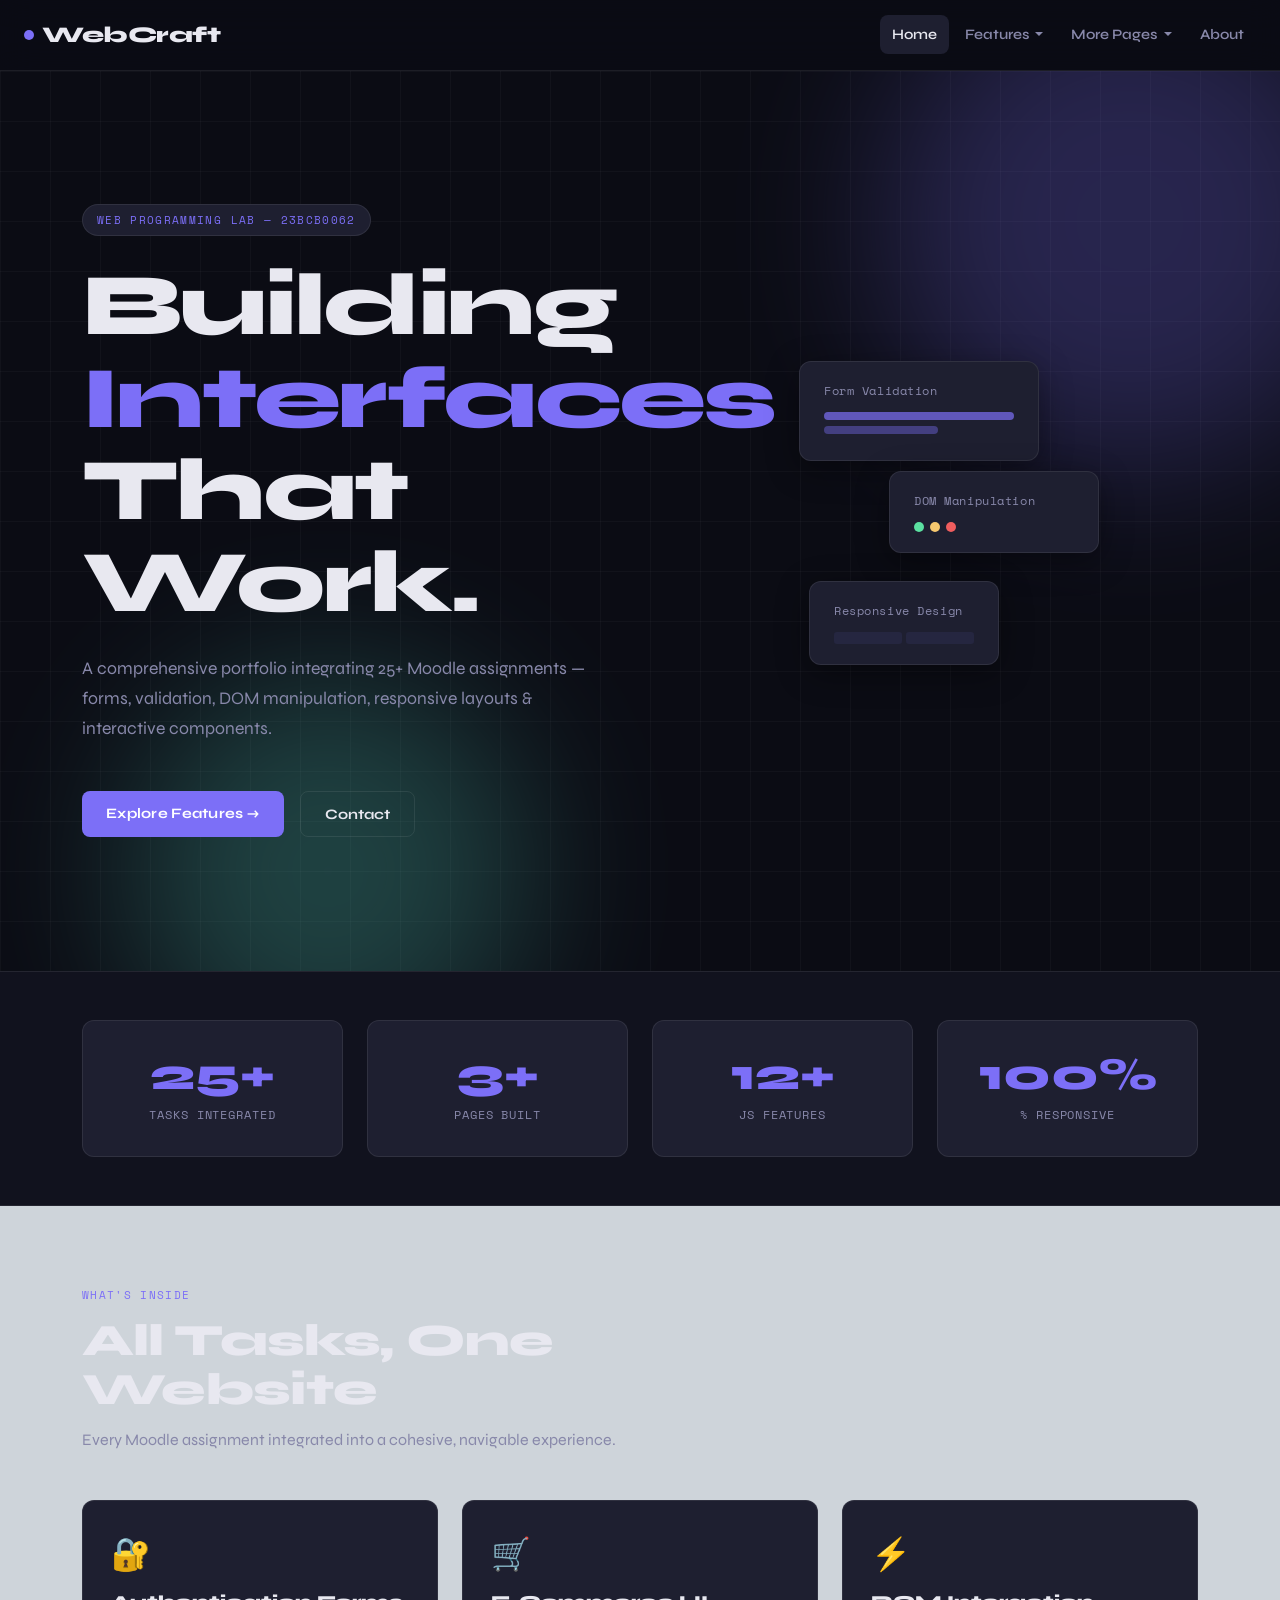
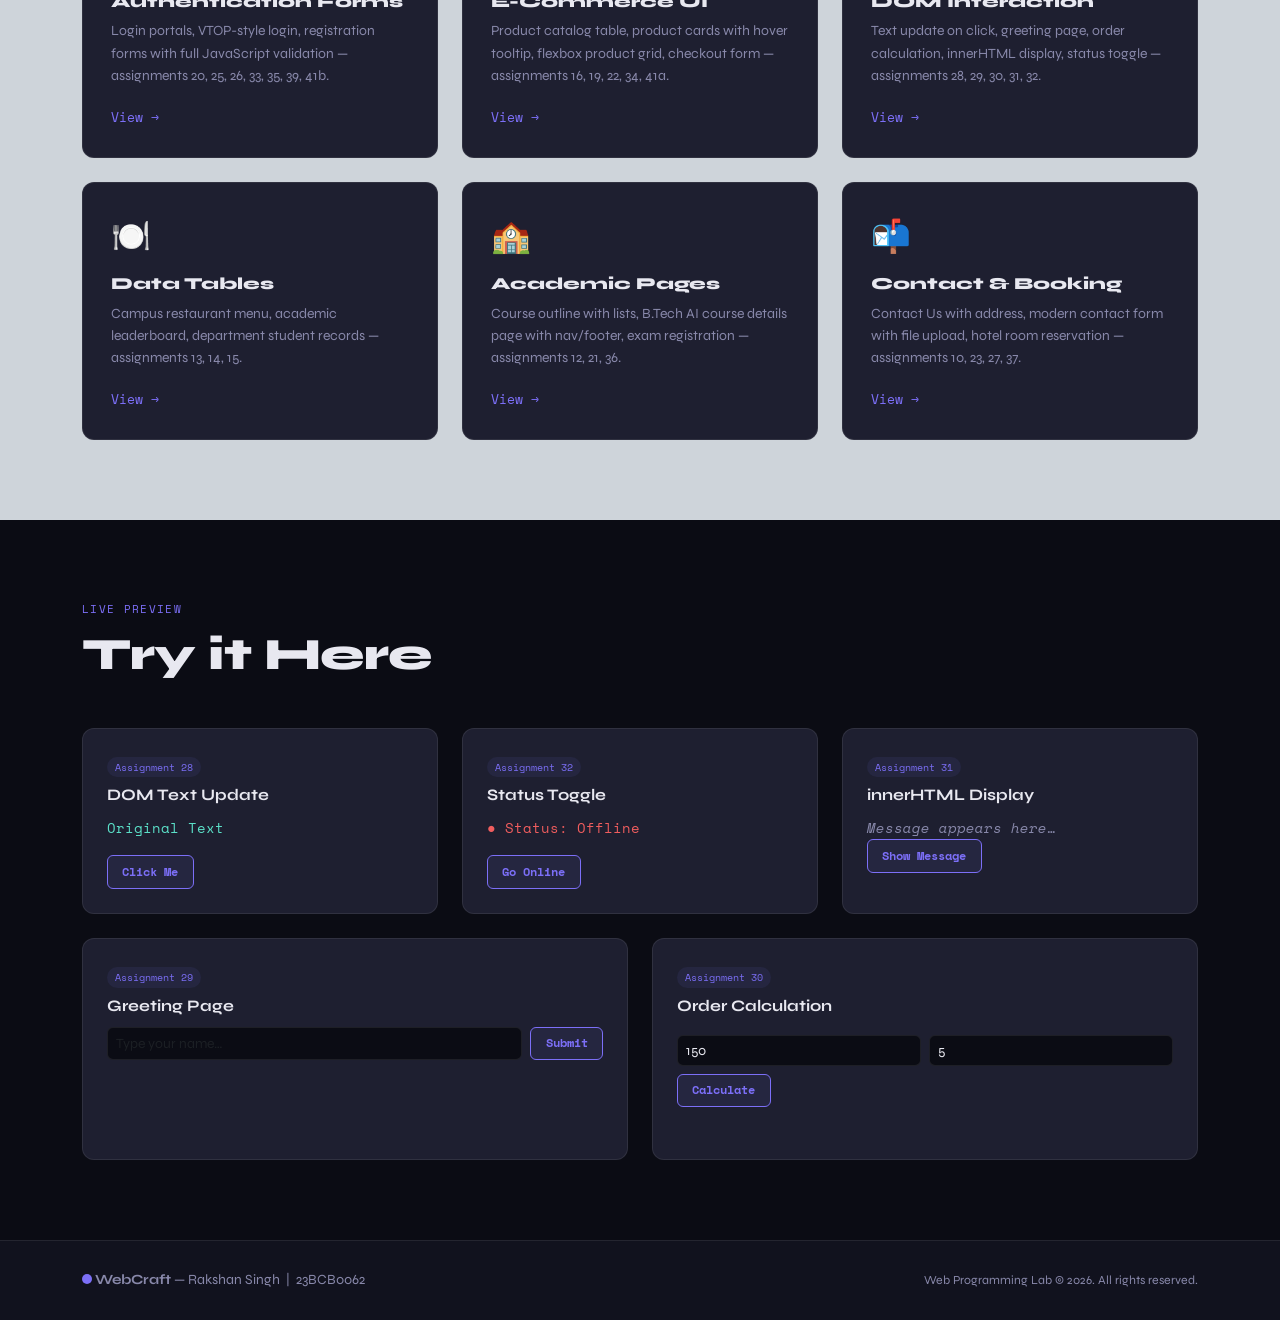
<file: index.html>
<!DOCTYPE html>
<html lang="en">
<head>
  <meta charset="UTF-8" />
  <meta name="viewport" content="width=device-width, initial-scale=1.0" />
  <title>WebCraft — Rakshan Singh | Web Programming Portfolio</title>
  <link href="https://cdn.jsdelivr.net/npm/bootstrap@5.3.2/dist/css/bootstrap.min.css" rel="stylesheet" />
  <link href="https://fonts.googleapis.com/css2?family=Space+Mono:wght@400;700&family=Syne:wght@400;600;800&display=swap" rel="stylesheet" />
  <link rel="stylesheet" href="styles.css" />
</head>
<body>

<!-- ═══════════════════════════════ NAVBAR ═══════════════════════════════ -->
<nav class="navbar navbar-expand-lg sticky-top" id="mainNav">
  <div class="container-fluid px-4">
    <a class="navbar-brand" href="index.html">
      <span class="brand-dot"></span>WebCraft
    </a>
    <button class="navbar-toggler" type="button" data-bs-toggle="collapse" data-bs-target="#navbarNav">
      <span class="toggler-icon"></span>
    </button>
    <div class="collapse navbar-collapse justify-content-end" id="navbarNav">
      <ul class="navbar-nav gap-1 align-items-lg-center">
        <li class="nav-item">
          <a class="nav-link active" href="index.html">Home</a>
        </li>
        <!-- Dropdown -->
        <li class="nav-item dropdown">
          <a class="nav-link dropdown-toggle" href="#" role="button" data-bs-toggle="dropdown">
            Features
          </a>
          <ul class="dropdown-menu dropdown-menu-dark">
            <li><h6 class="dropdown-header">📋 Forms & Layouts</h6></li>
            <li><a class="dropdown-item" href="page2.html#login-section">Login / Registration</a></li>
            <li><a class="dropdown-item" href="page2.html#product-section">Product Showcase</a></li>
            <li><a class="dropdown-item" href="page2.html#menu-section">Restaurant Menu</a></li>
            <li><a class="dropdown-item" href="page2.html#leaderboard-section">Leaderboard</a></li>
            <li><hr class="dropdown-divider"></li>
            <li><h6 class="dropdown-header">⚡ Interactive JS</h6></li>
            <li><a class="dropdown-item" href="page2.html#dom-section">DOM Manipulation</a></li>
            <li><a class="dropdown-item" href="page2.html#validation-section">Live Validation</a></li>
            <li><a class="dropdown-item" href="page2.html#checkout-section">Checkout Form</a></li>
          </ul>
        </li>
        <li class="nav-item dropdown">
          <a class="nav-link dropdown-toggle" href="#" role="button" data-bs-toggle="dropdown">
            More Pages
          </a>
          <ul class="dropdown-menu dropdown-menu-dark">
            <li><a class="dropdown-item" href="page3.html#course-section">Course Outline</a></li>
            <li><a class="dropdown-item" href="page3.html#student-section">Student Records</a></li>
            <li><a class="dropdown-item" href="page3.html#booking-section">Hotel Booking</a></li>
            <li><a class="dropdown-item" href="page3.html#exam-section">Exam Registration</a></li>
            <li><a class="dropdown-item" href="page3.html#contact-section">Contact Us</a></li>
          </ul>
        </li>
        <li class="nav-item">
          <a class="nav-link" href="page3.html">About</a>
        </li>
      </ul>
    </div>
  </div>
</nav>

<!-- ═══════════════════════════════ HERO ═══════════════════════════════ -->
<section class="hero-section">
  <div class="hero-grid-bg"></div>
  <div class="container position-relative z-1">
    <div class="row align-items-center min-vh-100 py-5">
      <div class="col-lg-7">
        <div class="hero-badge mb-4">WEB PROGRAMMING LAB — 23BCB0062</div>
        <h1 class="hero-title">
          Building<br/>
          <span class="text-accent">Interfaces</span><br/>
          That Work.
        </h1>
        <p class="hero-sub mt-4">
          A comprehensive portfolio integrating 25+ Moodle assignments — forms, validation,
          DOM manipulation, responsive layouts & interactive components.
        </p>
        <div class="d-flex gap-3 flex-wrap mt-5">
          <a href="page2.html" class="btn btn-primary-custom">Explore Features →</a>
          <a href="page3.html#contact-section" class="btn btn-outline-custom">Contact</a>
        </div>
      </div>
      <div class="col-lg-5 d-none d-lg-block">
        <div class="hero-card-stack">
          <div class="hero-card hc1">
            <span class="hc-label">Form Validation</span>
            <div class="hc-bar"></div><div class="hc-bar short"></div>
          </div>
          <div class="hero-card hc2">
            <span class="hc-label">DOM Manipulation</span>
            <div class="hc-dot-row">
              <span class="hc-dot green"></span>
              <span class="hc-dot yellow"></span>
              <span class="hc-dot red"></span>
            </div>
          </div>
          <div class="hero-card hc3">
            <span class="hc-label">Responsive Design</span>
            <div class="hc-grid-mini"></div>
          </div>
        </div>
      </div>
    </div>
  </div>
  <!-- Animated orbs -->
  <div class="orb orb1"></div>
  <div class="orb orb2"></div>
</section>

<!-- ═══════════════════════════════ STATS ═══════════════════════════════ -->
<section class="stats-section py-5">
  <div class="container">
    <div class="row g-4 justify-content-center">
      <div class="col-6 col-md-3">
        <div class="stat-card text-center">
          <div class="stat-num" data-target="25">0</div>
          <div class="stat-label">Tasks Integrated</div>
        </div>
      </div>
      <div class="col-6 col-md-3">
        <div class="stat-card text-center">
          <div class="stat-num" data-target="3">0</div>
          <div class="stat-label">Pages Built</div>
        </div>
      </div>
      <div class="col-6 col-md-3">
        <div class="stat-card text-center">
          <div class="stat-num" data-target="12">0</div>
          <div class="stat-label">JS Features</div>
        </div>
      </div>
      <div class="col-6 col-md-3">
        <div class="stat-card text-center">
          <div class="stat-num" data-target="100">0</div>
          <div class="stat-label">% Responsive</div>
        </div>
      </div>
    </div>
  </div>
</section>

<!-- ═══════════════════════════════ TASK HIGHLIGHTS ═══════════════════════════════ -->
<section class="py-6 bg-dark-subtle">
  <div class="container">
    <div class="section-header mb-5">
      <span class="section-tag">WHAT'S INSIDE</span>
      <h2 class="section-title">All Tasks, One Website</h2>
      <p class="section-sub">Every Moodle assignment integrated into a cohesive, navigable experience.</p>
    </div>
    <div class="row g-4">

      <div class="col-md-4">
        <div class="feature-card">
          <div class="fc-icon">🔐</div>
          <h4>Authentication Forms</h4>
          <p>Login portals, VTOP-style login, registration forms with full JavaScript validation — assignments 20, 25, 26, 33, 35, 39, 41b.</p>
          <a href="page2.html#login-section" class="fc-link">View →</a>
        </div>
      </div>

      <div class="col-md-4">
        <div class="feature-card">
          <div class="fc-icon">🛒</div>
          <h4>E-Commerce UI</h4>
          <p>Product catalog table, product cards with hover tooltip, flexbox product grid, checkout form — assignments 16, 19, 22, 34, 41a.</p>
          <a href="page2.html#product-section" class="fc-link">View →</a>
        </div>
      </div>

      <div class="col-md-4">
        <div class="feature-card">
          <div class="fc-icon">⚡</div>
          <h4>DOM Interaction</h4>
          <p>Text update on click, greeting page, order calculation, innerHTML display, status toggle — assignments 28, 29, 30, 31, 32.</p>
          <a href="page2.html#dom-section" class="fc-link">View →</a>
        </div>
      </div>

      <div class="col-md-4">
        <div class="feature-card">
          <div class="fc-icon">🍽️</div>
          <h4>Data Tables</h4>
          <p>Campus restaurant menu, academic leaderboard, department student records — assignments 13, 14, 15.</p>
          <a href="page2.html#menu-section" class="fc-link">View →</a>
        </div>
      </div>

      <div class="col-md-4">
        <div class="feature-card">
          <div class="fc-icon">🏫</div>
          <h4>Academic Pages</h4>
          <p>Course outline with lists, B.Tech AI course details page with nav/footer, exam registration — assignments 12, 21, 36.</p>
          <a href="page3.html#course-section" class="fc-link">View →</a>
        </div>
      </div>

      <div class="col-md-4">
        <div class="feature-card">
          <div class="fc-icon">📬</div>
          <h4>Contact & Booking</h4>
          <p>Contact Us with address, modern contact form with file upload, hotel room reservation — assignments 10, 23, 27, 37.</p>
          <a href="page3.html#contact-section" class="fc-link">View →</a>
        </div>
      </div>

    </div>
  </div>
</section>

<!-- ═══════════════════════════════ QUICK DEMO — DOM TASKS ═══════════════════════════════ -->
<section class="py-6" id="home-demo">
  <div class="container">
    <div class="section-header mb-5">
      <span class="section-tag">LIVE PREVIEW</span>
      <h2 class="section-title">Try it Here</h2>
    </div>
    <div class="row g-4 justify-content-center">

      <!-- Assignment 28: Update Text -->
      <div class="col-md-4">
        <div class="demo-card">
          <div class="demo-tag">Assignment 28</div>
          <h5>DOM Text Update</h5>
          <p id="textPara28" class="demo-output-text">Original Text</p>
          <button class="btn btn-accent-sm" onclick="document.getElementById('textPara28').textContent='Welcome to JavaScript!'">Click Me</button>
        </div>
      </div>

      <!-- Assignment 32: Status Toggle -->
      <div class="col-md-4">
        <div class="demo-card">
          <div class="demo-tag">Assignment 32</div>
          <h5>Status Toggle</h5>
          <p id="statusDisplay32" class="demo-output-text status-offline">● Status: Offline</p>
          <button class="btn btn-accent-sm" onclick="goOnline()">Go Online</button>
        </div>
      </div>

      <!-- Assignment 31: innerHTML -->
      <div class="col-md-4">
        <div class="demo-card">
          <div class="demo-tag">Assignment 31</div>
          <h5>innerHTML Display</h5>
          <div id="messageDisplay31" class="demo-output-text muted-placeholder">Message appears here…</div>
          <button class="btn btn-accent-sm" onclick="document.getElementById('messageDisplay31').innerHTML='<strong>Welcome to JavaScript!</strong>'">Show Message</button>
        </div>
      </div>

      <!-- Assignment 29: Greeting -->
      <div class="col-md-6">
        <div class="demo-card">
          <div class="demo-tag">Assignment 29</div>
          <h5>Greeting Page</h5>
          <div class="d-flex gap-2 mt-2">
            <input type="text" id="userName29" class="form-control form-control-sm demo-input" placeholder="Type your name…">
            <button class="btn btn-accent-sm" onclick="greetUser()">Submit</button>
          </div>
          <div id="displayMessage29" class="demo-output-text mt-2"></div>
        </div>
      </div>

      <!-- Assignment 30: Order Calculation -->
      <div class="col-md-6">
        <div class="demo-card">
          <div class="demo-tag">Assignment 30</div>
          <h5>Order Calculation</h5>
          <div class="row g-2 mt-1">
            <div class="col-6">
              <input type="number" id="priceInput" class="form-control form-control-sm demo-input" placeholder="Price (₹)" value="150">
            </div>
            <div class="col-6">
              <input type="number" id="qtyInput" class="form-control form-control-sm demo-input" placeholder="Qty" value="5">
            </div>
          </div>
          <button class="btn btn-accent-sm mt-2" onclick="calcOrder()">Calculate</button>
          <div id="orderResult" class="demo-output-text mt-2"></div>
        </div>
      </div>

    </div>
  </div>
</section>

<!-- ═══════════════════════════════ FOOTER ═══════════════════════════════ -->
<footer class="site-footer">
  <div class="container">
    <div class="row align-items-center">
      <div class="col-md-6">
        <span class="brand-dot"></span>
        <strong>WebCraft</strong> — Rakshan Singh &nbsp;|&nbsp; 23BCB0062
      </div>
      <div class="col-md-6 text-md-end mt-3 mt-md-0">
        <small>Web Programming Lab &copy; 2026. All rights reserved.</small>
      </div>
    </div>
  </div>
</footer>

<script src="https://cdn.jsdelivr.net/npm/bootstrap@5.3.2/dist/js/bootstrap.bundle.min.js"></script>
<script src="script.js"></script>
<script>
  // Stat counter animation
  document.querySelectorAll('.stat-num').forEach(el => {
    const target = parseInt(el.dataset.target);
    let count = 0;
    const step = Math.ceil(target / 40);
    const timer = setInterval(() => {
      count = Math.min(count + step, target);
      el.textContent = count + (el.dataset.target === '100' ? '%' : '+');
      if (count >= target) clearInterval(timer);
    }, 40);
  });
</script>
</body>
</html>
</file>
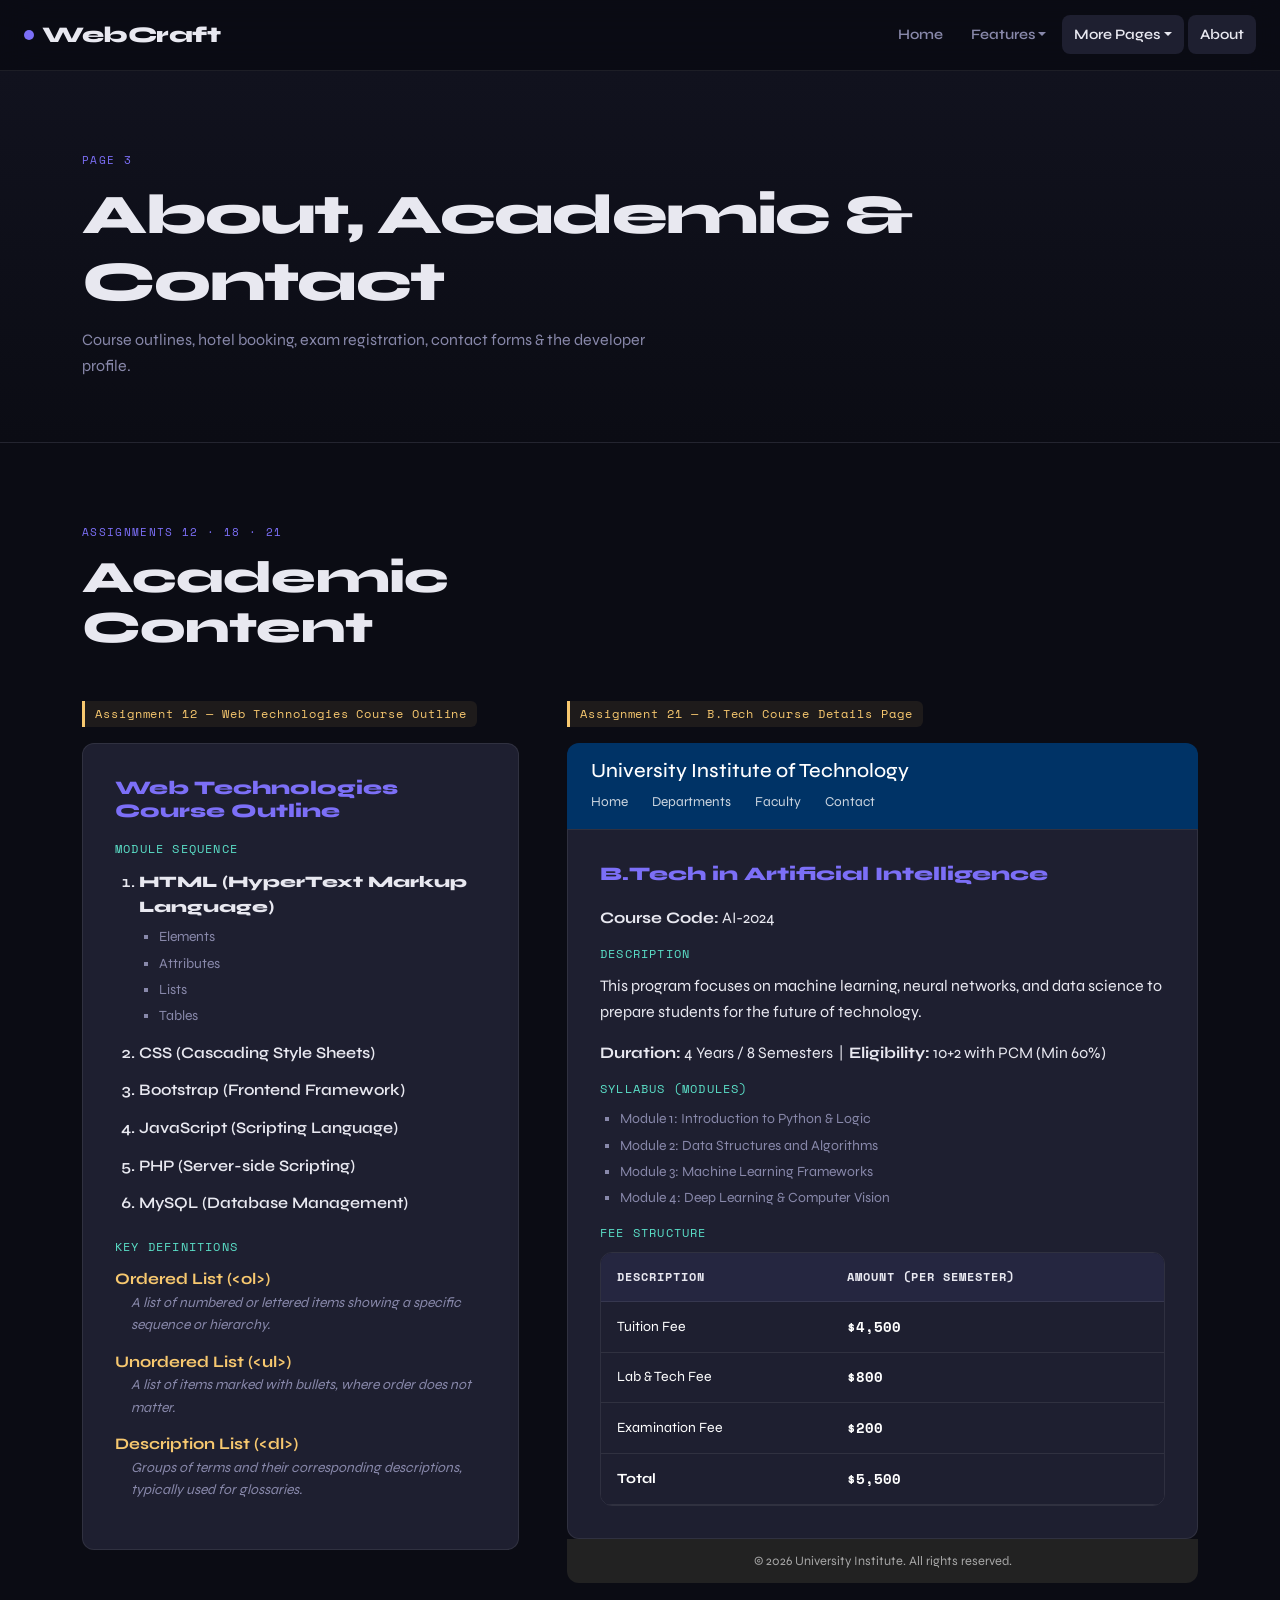
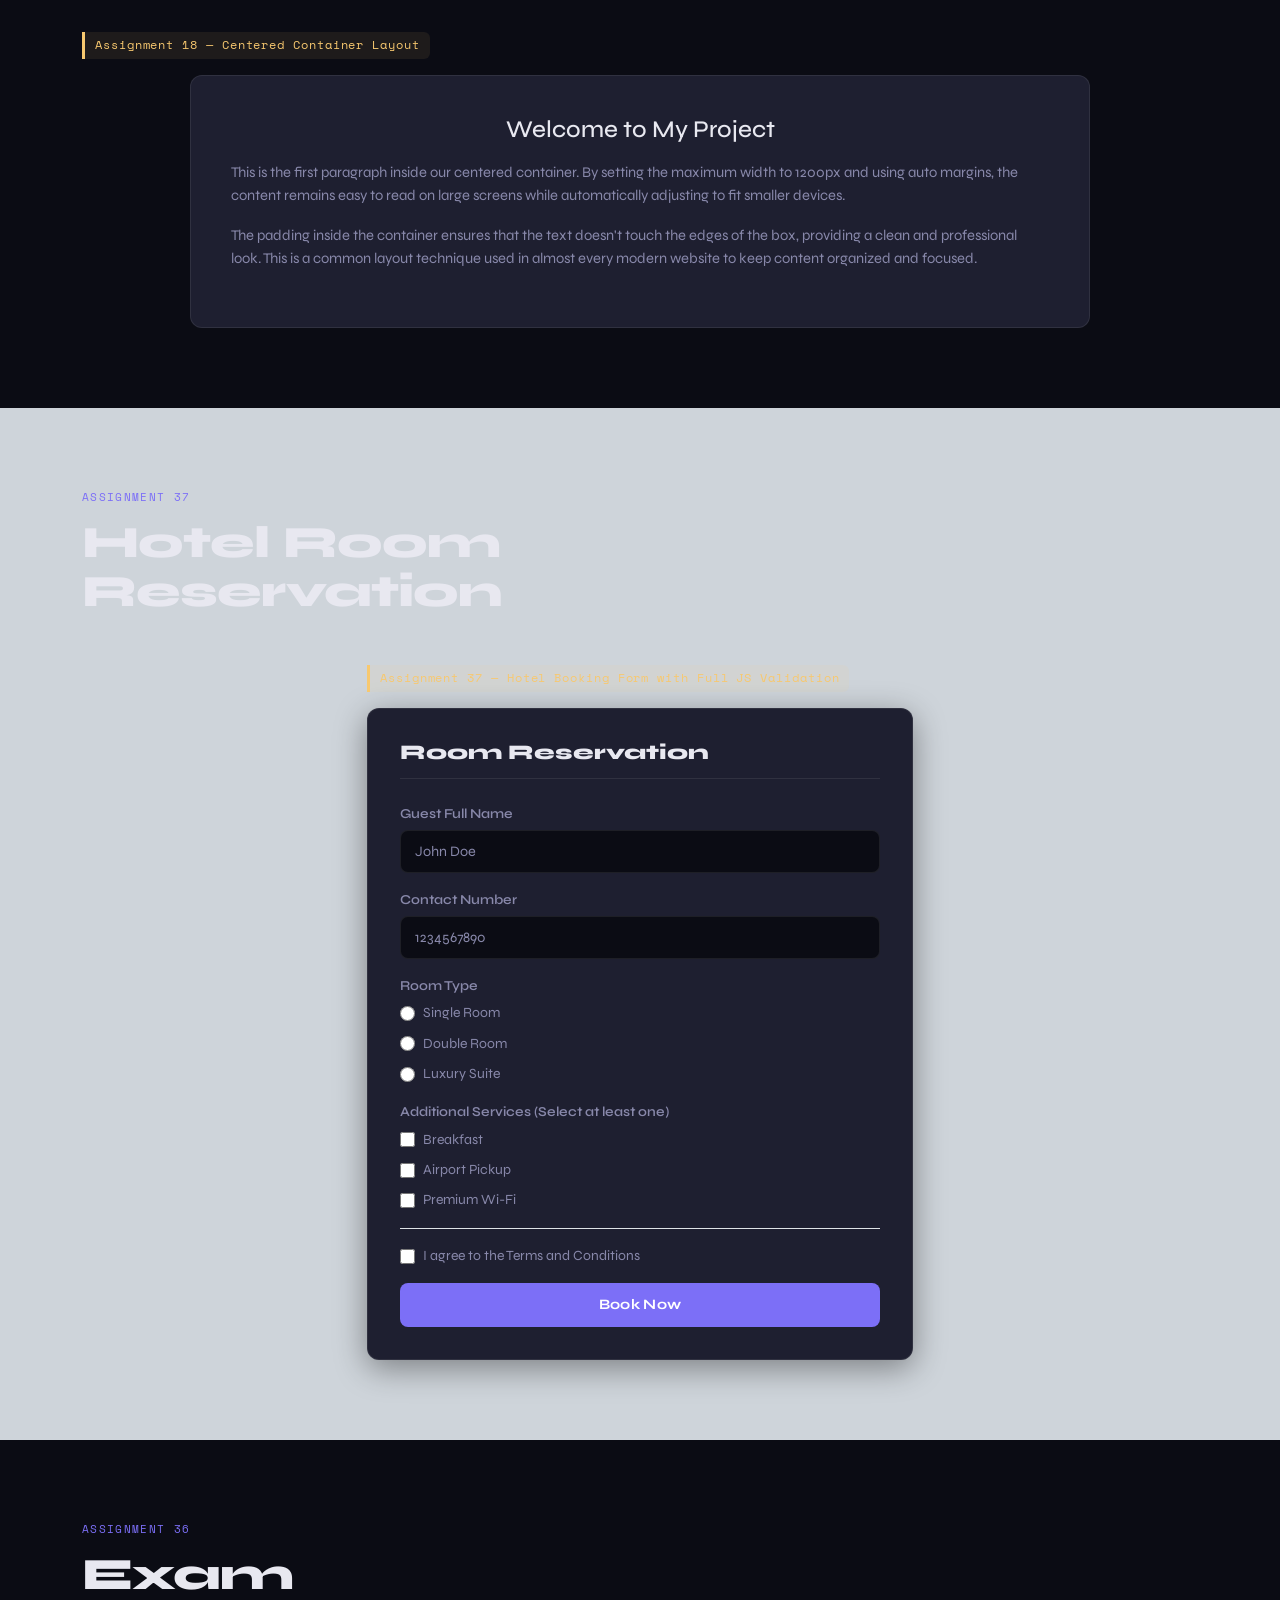
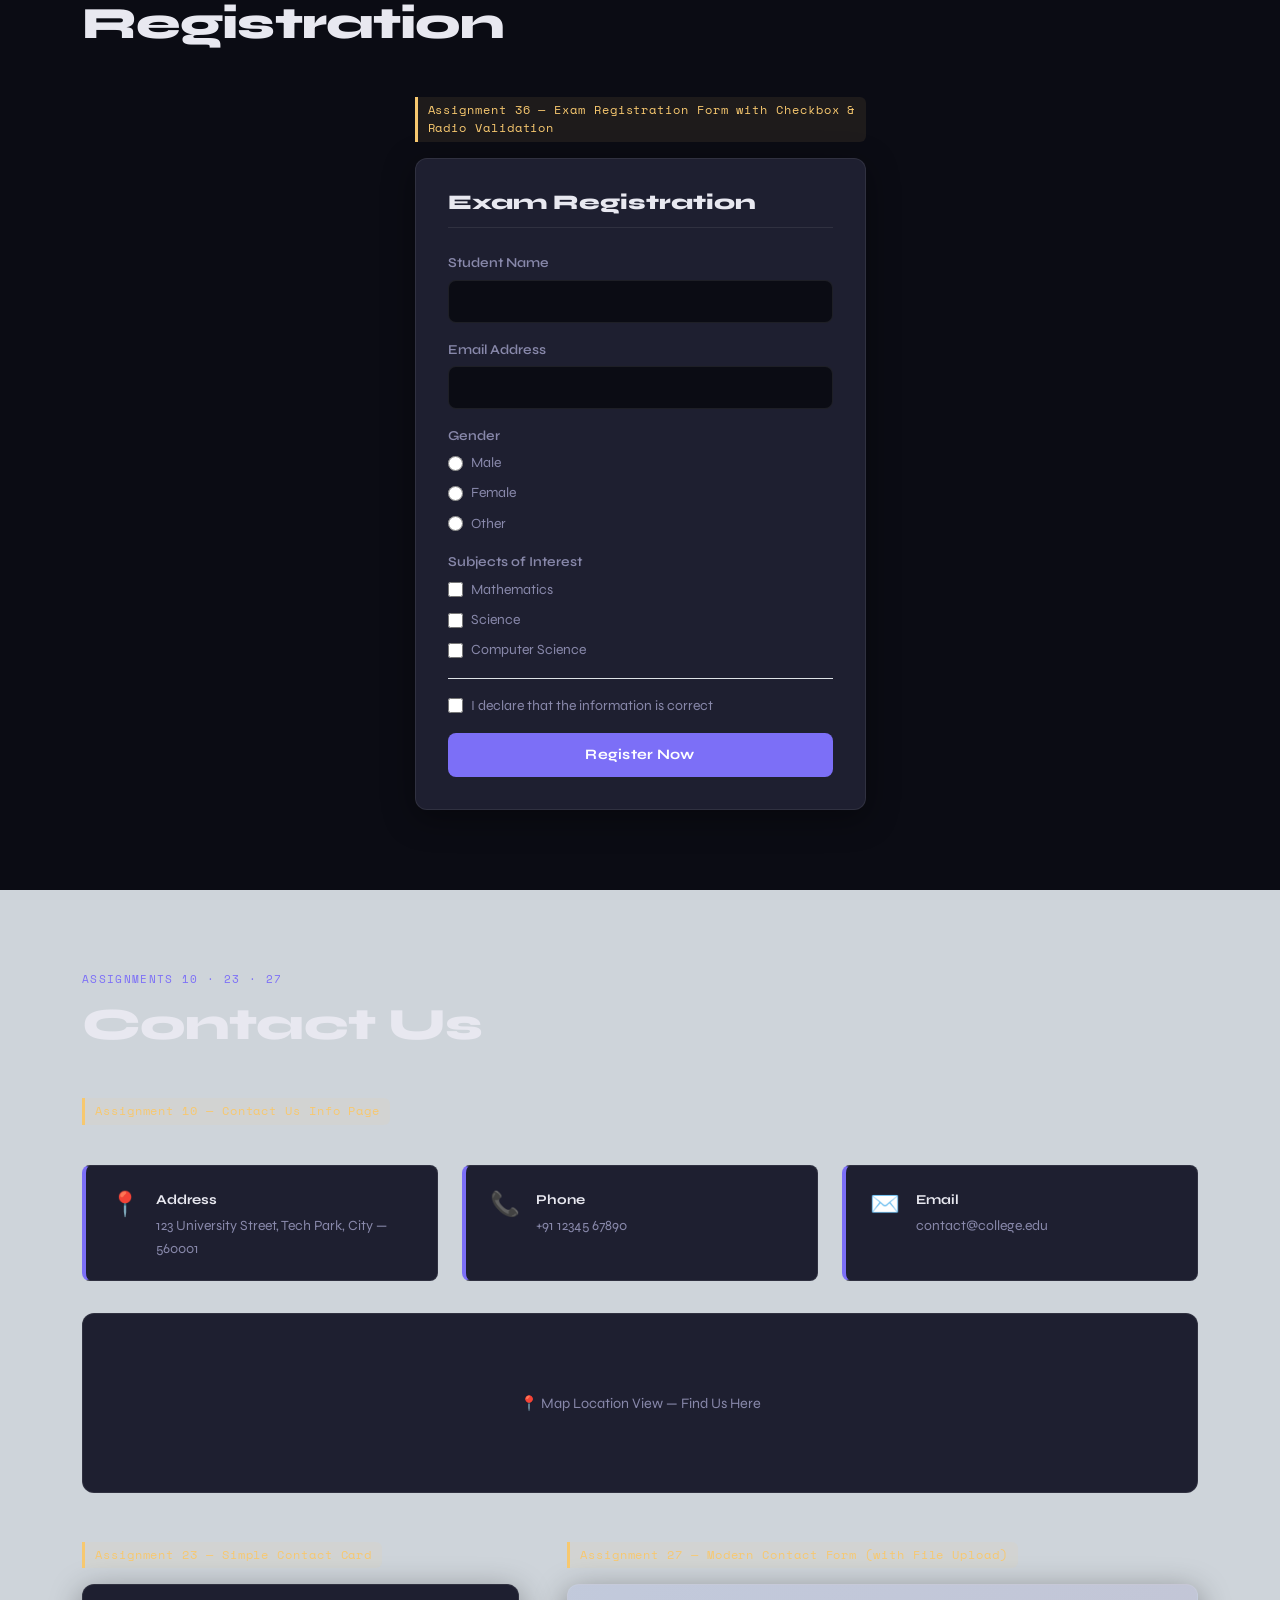
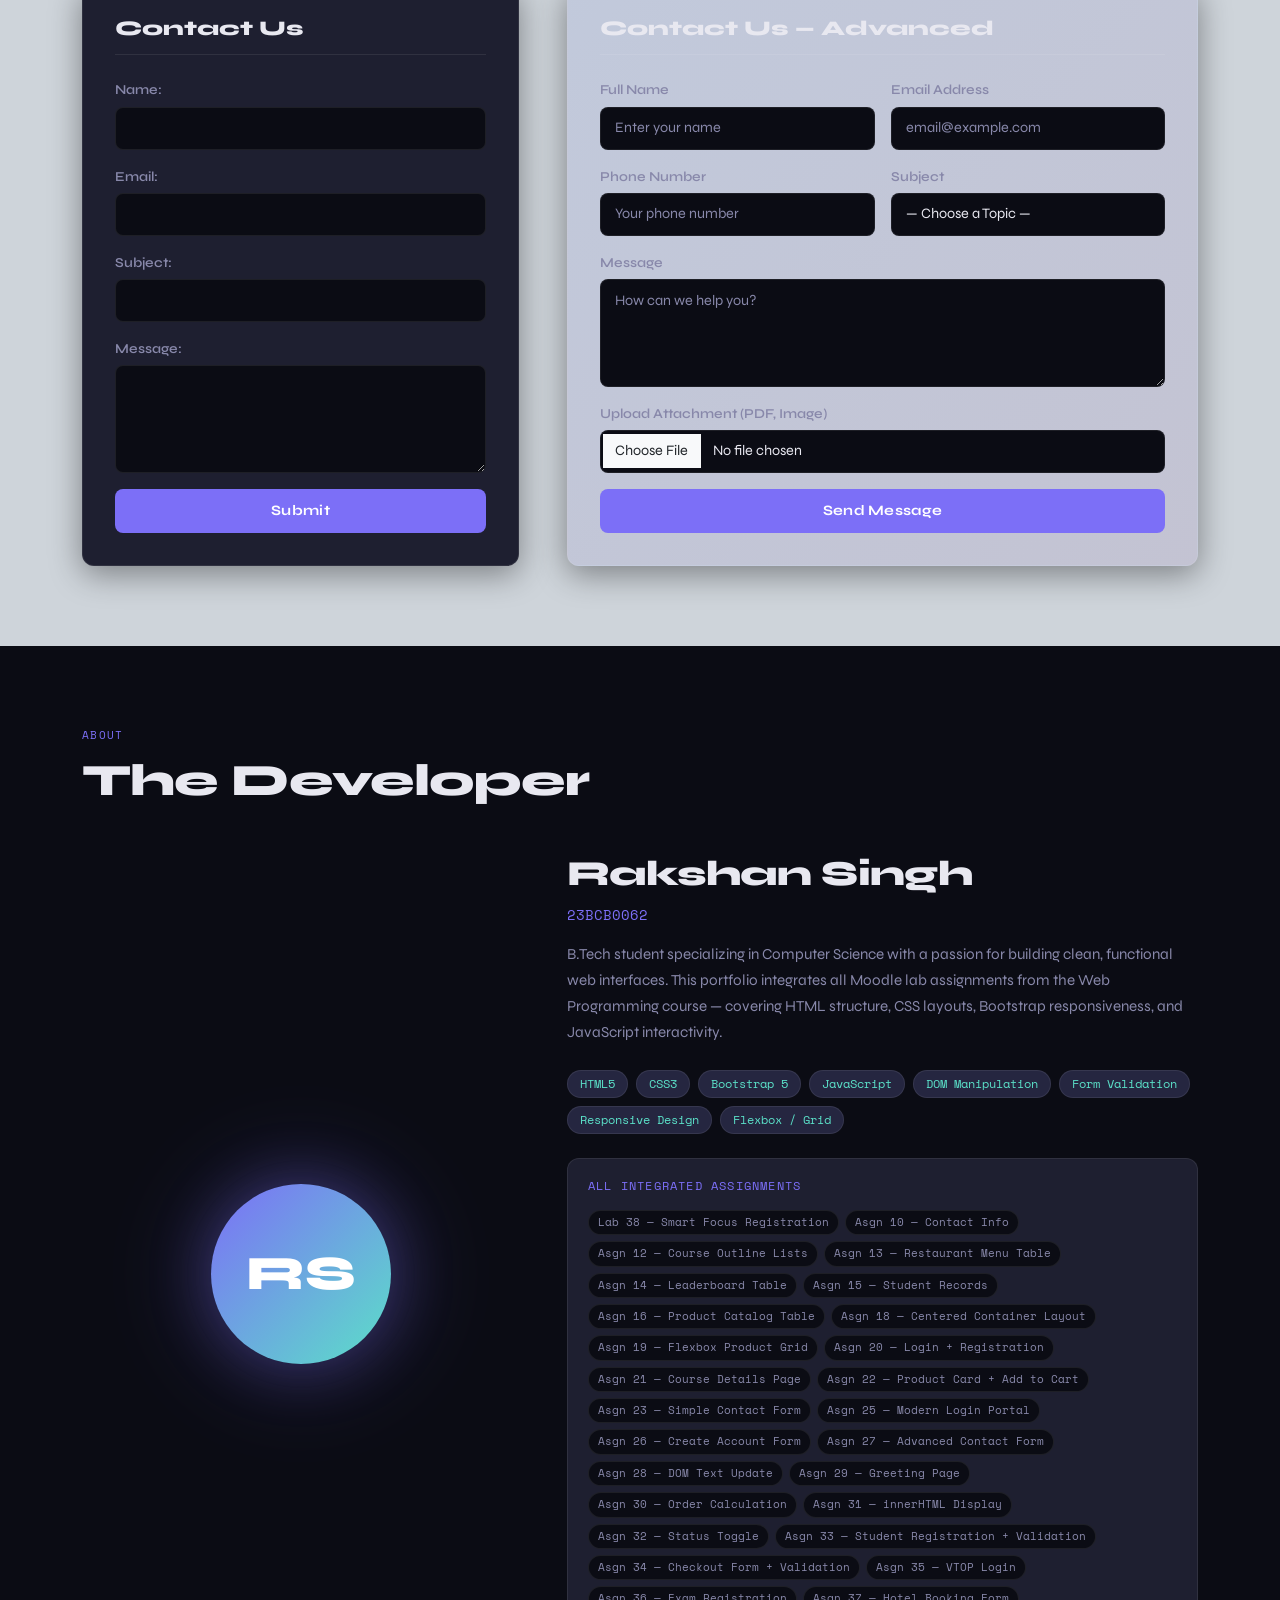
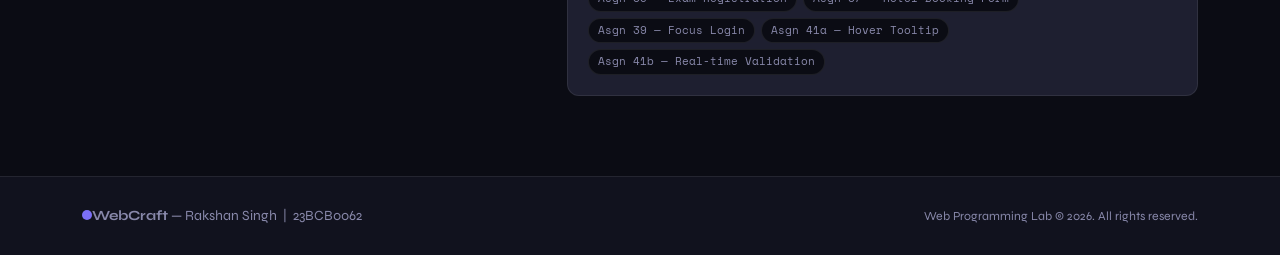
<file: page3.html>
<!DOCTYPE html>
<html lang="en">
<head>
  <meta charset="UTF-8" />
  <meta name="viewport" content="width=device-width, initial-scale=1.0" />
  <title>About & Contact — WebCraft</title>
  <link href="https://cdn.jsdelivr.net/npm/bootstrap@5.3.2/dist/css/bootstrap.min.css" rel="stylesheet" />
  <link href="https://fonts.googleapis.com/css2?family=Space+Mono:wght@400;700&family=Syne:wght@400;600;800&display=swap" rel="stylesheet" />
  <link rel="stylesheet" href="styles.css" />
</head>
<body>

<!-- ═══════════════════════════════ NAVBAR ═══════════════════════════════ -->
<nav class="navbar navbar-expand-lg sticky-top" id="mainNav">
  <div class="container-fluid px-4">
    <a class="navbar-brand" href="index.html"><span class="brand-dot"></span>WebCraft</a>
    <button class="navbar-toggler" type="button" data-bs-toggle="collapse" data-bs-target="#navbarNav">
      <span class="toggler-icon"></span>
    </button>
    <div class="collapse navbar-collapse justify-content-end" id="navbarNav">
      <ul class="navbar-nav gap-1 align-items-lg-center">
        <li class="nav-item"><a class="nav-link" href="index.html">Home</a></li>
        <li class="nav-item dropdown">
          <a class="nav-link dropdown-toggle" href="#" role="button" data-bs-toggle="dropdown">Features</a>
          <ul class="dropdown-menu dropdown-menu-dark">
            <li><h6 class="dropdown-header">📋 Forms & Layouts</h6></li>
            <li><a class="dropdown-item" href="page2.html#login-section">Login / Registration</a></li>
            <li><a class="dropdown-item" href="page2.html#product-section">Product Showcase</a></li>
            <li><a class="dropdown-item" href="page2.html#menu-section">Restaurant Menu</a></li>
            <li><a class="dropdown-item" href="page2.html#leaderboard-section">Leaderboard</a></li>
            <li><hr class="dropdown-divider"></li>
            <li><h6 class="dropdown-header">⚡ Interactive JS</h6></li>
            <li><a class="dropdown-item" href="page2.html#dom-section">DOM Manipulation</a></li>
            <li><a class="dropdown-item" href="page2.html#validation-section">Live Validation</a></li>
            <li><a class="dropdown-item" href="page2.html#checkout-section">Checkout Form</a></li>
          </ul>
        </li>
        <li class="nav-item dropdown">
          <a class="nav-link dropdown-toggle active" href="#" role="button" data-bs-toggle="dropdown">More Pages</a>
          <ul class="dropdown-menu dropdown-menu-dark">
            <li><a class="dropdown-item" href="#course-section">Course Outline</a></li>
            <li><a class="dropdown-item" href="#student-section">Student Records</a></li>
            <li><a class="dropdown-item" href="#booking-section">Hotel Booking</a></li>
            <li><a class="dropdown-item" href="#exam-section">Exam Registration</a></li>
            <li><a class="dropdown-item" href="#contact-section">Contact Us</a></li>
          </ul>
        </li>
        <li class="nav-item"><a class="nav-link active" href="page3.html">About</a></li>
      </ul>
    </div>
  </div>
</nav>

<!-- PAGE HERO -->
<div class="page-hero">
  <div class="container">
    <span class="section-tag">PAGE 3</span>
    <h1 class="page-hero-title">About, Academic & Contact</h1>
    <p class="page-hero-sub">Course outlines, hotel booking, exam registration, contact forms & the developer profile.</p>
  </div>
</div>

<!-- ════════════════════════════════════════════════════════════════
     SECTION 1 — COURSE OUTLINE  (Assignments 12, 18, 21)
════════════════════════════════════════════════════════════════ -->
<section class="py-6" id="course-section">
  <div class="container">
    <div class="section-header mb-5">
      <span class="section-tag">ASSIGNMENTS 12 · 18 · 21</span>
      <h2 class="section-title">Academic Content</h2>
    </div>
    <div class="row g-5">

      <!-- Assignment 12: Course Outline with Lists -->
      <div class="col-lg-5">
        <div class="task-label mb-3">Assignment 12 — Web Technologies Course Outline</div>
        <div class="content-card">
          <h4 class="content-card-title">Web Technologies Course Outline</h4>

          <h6 class="outline-section-title">Module Sequence</h6>
          <ol class="styled-ol">
            <li>
              <strong>HTML (HyperText Markup Language)</strong>
              <ul class="styled-ul">
                <li>Elements</li>
                <li>Attributes</li>
                <li>Lists</li>
                <li>Tables</li>
              </ul>
            </li>
            <li>CSS (Cascading Style Sheets)</li>
            <li>Bootstrap (Frontend Framework)</li>
            <li>JavaScript (Scripting Language)</li>
            <li>PHP (Server-side Scripting)</li>
            <li>MySQL (Database Management)</li>
          </ol>

          <h6 class="outline-section-title mt-4">Key Definitions</h6>
          <dl class="styled-dl">
            <dt>Ordered List (&lt;ol&gt;)</dt>
            <dd>A list of numbered or lettered items showing a specific sequence or hierarchy.</dd>
            <dt>Unordered List (&lt;ul&gt;)</dt>
            <dd>A list of items marked with bullets, where order does not matter.</dd>
            <dt>Description List (&lt;dl&gt;)</dt>
            <dd>Groups of terms and their corresponding descriptions, typically used for glossaries.</dd>
          </dl>
        </div>
      </div>

      <!-- Assignment 21: B.Tech AI Course Details -->
      <div class="col-lg-7">
        <div class="task-label mb-3">Assignment 21 — B.Tech Course Details Page</div>
        <!-- Mini header/nav replica -->
        <div class="uni-header">
          <h5 class="mb-1">University Institute of Technology</h5>
          <nav class="uni-nav-mini">
            <a href="#">Home</a>
            <a href="#">Departments</a>
            <a href="#">Faculty</a>
            <a href="#">Contact</a>
          </nav>
        </div>
        <div class="content-card mt-0 rounded-top-0">
          <h4 class="content-card-title">B.Tech in Artificial Intelligence</h4>
          <p><strong>Course Code:</strong> AI-2024</p>

          <h6 class="outline-section-title">Description</h6>
          <p>This program focuses on machine learning, neural networks, and data science to prepare students for the future of technology.</p>
          <p><strong>Duration:</strong> 4 Years / 8 Semesters &nbsp;|&nbsp; <strong>Eligibility:</strong> 10+2 with PCM (Min 60%)</p>

          <h6 class="outline-section-title">Syllabus (Modules)</h6>
          <ul class="styled-ul">
            <li>Module 1: Introduction to Python & Logic</li>
            <li>Module 2: Data Structures and Algorithms</li>
            <li>Module 3: Machine Learning Frameworks</li>
            <li>Module 4: Deep Learning & Computer Vision</li>
          </ul>

          <h6 class="outline-section-title">Fee Structure</h6>
          <div class="table-wrapper">
            <table class="table table-dark table-sm mb-0">
              <thead><tr><th>Description</th><th>Amount (per Semester)</th></tr></thead>
              <tbody>
                <tr><td>Tuition Fee</td><td class="price-cell">$4,500</td></tr>
                <tr><td>Lab & Tech Fee</td><td class="price-cell">$800</td></tr>
                <tr><td>Examination Fee</td><td class="price-cell">$200</td></tr>
                <tr><td><strong>Total</strong></td><td class="price-cell"><strong>$5,500</strong></td></tr>
              </tbody>
            </table>
          </div>
        </div>
        <!-- Mini footer -->
        <div class="uni-footer-mini">&copy; 2026 University Institute. All rights reserved.</div>
      </div>

      <!-- Assignment 18: Centered Container Layout -->
      <div class="col-12">
        <div class="task-label mb-3">Assignment 18 — Centered Container Layout</div>
        <div class="centered-container-demo">
          <h4 class="text-center mb-3">Welcome to My Project</h4>
          <p>This is the first paragraph inside our centered container. By setting the maximum width to 1200px and using auto margins, the content remains easy to read on large screens while automatically adjusting to fit smaller devices.</p>
          <p>The padding inside the container ensures that the text doesn't touch the edges of the box, providing a clean and professional look. This is a common layout technique used in almost every modern website to keep content organized and focused.</p>
        </div>
      </div>

    </div>
  </div>
</section>

<!-- ════════════════════════════════════════════════════════════════
     SECTION 2 — HOTEL BOOKING  (Assignment 37)
════════════════════════════════════════════════════════════════ -->
<section class="py-6 bg-dark-subtle" id="booking-section">
  <div class="container">
    <div class="section-header mb-5">
      <span class="section-tag">ASSIGNMENT 37</span>
      <h2 class="section-title">Hotel Room Reservation</h2>
    </div>
    <div class="row justify-content-center">
      <div class="col-lg-6 col-md-8">
        <div class="task-label mb-3">Assignment 37 — Hotel Booking Form with Full JS Validation</div>
        <div class="form-glass-card">
          <h4 class="form-card-title">Room Reservation</h4>
          <form id="hotelForm37" novalidate>
            <div class="mb-3">
              <label class="form-label">Guest Full Name</label>
              <input type="text" id="guestName37" class="form-control fc-dark" placeholder="John Doe">
              <div class="err-msg" id="nameError37">Name is required.</div>
            </div>
            <div class="mb-3">
              <label class="form-label">Contact Number</label>
              <input type="tel" id="contactNumber37" class="form-control fc-dark" placeholder="1234567890">
              <div class="err-msg" id="phoneError37">Valid contact number is required.</div>
            </div>
            <div class="mb-3">
              <label class="form-label">Room Type</label>
              <div class="d-flex flex-column gap-2">
                <label class="check-label"><input type="radio" name="roomType37" value="Single"> Single Room</label>
                <label class="check-label"><input type="radio" name="roomType37" value="Double"> Double Room</label>
                <label class="check-label"><input type="radio" name="roomType37" value="Suite"> Luxury Suite</label>
              </div>
              <div class="err-msg" id="roomError37">Please select a room type.</div>
            </div>
            <div class="mb-3">
              <label class="form-label">Additional Services (Select at least one)</label>
              <div class="d-flex flex-column gap-2">
                <label class="check-label"><input type="checkbox" name="services37" value="Breakfast"> Breakfast</label>
                <label class="check-label"><input type="checkbox" name="services37" value="Airport Pickup"> Airport Pickup</label>
                <label class="check-label"><input type="checkbox" name="services37" value="Wi-Fi"> Premium Wi-Fi</label>
              </div>
              <div class="err-msg" id="serviceError37">Select at least one service.</div>
            </div>
            <div class="mb-3 border-top pt-3">
              <label class="check-label">
                <input type="checkbox" id="terms37"> I agree to the Terms and Conditions
              </label>
              <div class="err-msg" id="termsError37">You must agree to submit.</div>
            </div>
            <button type="submit" class="btn btn-primary-custom w-100">Book Now</button>
          </form>
        </div>
      </div>
    </div>
  </div>
</section>

<!-- ════════════════════════════════════════════════════════════════
     SECTION 3 — EXAM REGISTRATION  (Assignment 36)
════════════════════════════════════════════════════════════════ -->
<section class="py-6" id="exam-section">
  <div class="container">
    <div class="section-header mb-5">
      <span class="section-tag">ASSIGNMENT 36</span>
      <h2 class="section-title">Exam Registration</h2>
    </div>
    <div class="row justify-content-center">
      <div class="col-lg-5 col-md-8">
        <div class="task-label mb-3">Assignment 36 — Exam Registration Form with Checkbox & Radio Validation</div>
        <div class="form-glass-card">
          <h4 class="form-card-title">Exam Registration</h4>
          <form id="examForm36" novalidate>
            <div class="mb-3">
              <label class="form-label">Student Name</label>
              <input type="text" id="studentName36" class="form-control fc-dark">
              <div class="err-msg" id="nameErr36">Name is required.</div>
            </div>
            <div class="mb-3">
              <label class="form-label">Email Address</label>
              <input type="email" id="email36" class="form-control fc-dark">
              <div class="err-msg" id="emailErr36">Enter a valid email.</div>
            </div>
            <div class="mb-3">
              <label class="form-label">Gender</label>
              <div class="d-flex flex-column gap-2">
                <label class="check-label"><input type="radio" name="gender36" value="Male"> Male</label>
                <label class="check-label"><input type="radio" name="gender36" value="Female"> Female</label>
                <label class="check-label"><input type="radio" name="gender36" value="Other"> Other</label>
              </div>
              <div class="err-msg" id="genderErr36">Please select your gender.</div>
            </div>
            <div class="mb-3">
              <label class="form-label">Subjects of Interest</label>
              <div class="d-flex flex-column gap-2">
                <label class="check-label"><input type="checkbox" name="subject36" value="Math"> Mathematics</label>
                <label class="check-label"><input type="checkbox" name="subject36" value="Science"> Science</label>
                <label class="check-label"><input type="checkbox" name="subject36" value="Computer"> Computer Science</label>
              </div>
              <div class="err-msg" id="subjectErr36">Select at least one subject.</div>
            </div>
            <div class="mb-3 border-top pt-3">
              <label class="check-label">
                <input type="checkbox" id="declaration36"> I declare that the information is correct
              </label>
              <div class="err-msg" id="declErr36">You must accept the declaration.</div>
            </div>
            <button type="submit" class="btn btn-primary-custom w-100">Register Now</button>
          </form>
        </div>
      </div>
    </div>
  </div>
</section>

<!-- ════════════════════════════════════════════════════════════════
     SECTION 4 — CONTACT FORMS  (Assignments 10, 23, 27)
════════════════════════════════════════════════════════════════ -->
<section class="py-6 bg-dark-subtle" id="contact-section">
  <div class="container">
    <div class="section-header mb-5">
      <span class="section-tag">ASSIGNMENTS 10 · 23 · 27</span>
      <h2 class="section-title">Contact Us</h2>
    </div>

    <!-- Assignment 10: Contact Info with Address/Phone/Email -->
    <div class="row g-4 mb-5">
      <div class="col-12">
        <div class="task-label mb-3">Assignment 10 — Contact Us Info Page</div>
      </div>
      <div class="col-md-4">
        <div class="info-box">
          <div class="info-icon">📍</div>
          <div>
            <strong>Address</strong>
            <p class="mb-0 mt-1">123 University Street, Tech Park, City — 560001</p>
          </div>
        </div>
      </div>
      <div class="col-md-4">
        <div class="info-box">
          <div class="info-icon">📞</div>
          <div>
            <strong>Phone</strong>
            <p class="mb-0 mt-1">+91 12345 67890</p>
          </div>
        </div>
      </div>
      <div class="col-md-4">
        <div class="info-box">
          <div class="info-icon">✉️</div>
          <div>
            <strong>Email</strong>
            <p class="mb-0 mt-1">contact@college.edu</p>
          </div>
        </div>
      </div>
      <div class="col-12">
        <div class="map-placeholder">
          <span>📍 Map Location View — Find Us Here</span>
        </div>
      </div>
    </div>

    <!-- Contact Forms: Assignments 23 + 27 -->
    <div class="row g-5">

      <!-- Assignment 23: Simple Contact Form -->
      <div class="col-lg-5">
        <div class="task-label mb-3">Assignment 23 — Simple Contact Card</div>
        <div class="form-glass-card">
          <h4 class="form-card-title">Contact Us</h4>
          <form id="contactForm23" novalidate>
            <div class="mb-3">
              <label class="form-label">Name:</label>
              <input type="text" name="name" class="form-control fc-dark" required>
            </div>
            <div class="mb-3">
              <label class="form-label">Email:</label>
              <input type="email" name="email" class="form-control fc-dark" required>
            </div>
            <div class="mb-3">
              <label class="form-label">Subject:</label>
              <input type="text" name="subject" class="form-control fc-dark" required>
            </div>
            <div class="mb-3">
              <label class="form-label">Message:</label>
              <textarea name="message" class="form-control fc-dark" rows="4" required></textarea>
            </div>
            <button type="submit" class="btn btn-primary-custom w-100">Submit</button>
          </form>
        </div>
      </div>

      <!-- Assignment 27: Modern Contact with File Upload & Subject Select -->
      <div class="col-lg-7">
        <div class="task-label mb-3">Assignment 27 — Modern Contact Form (with File Upload)</div>
        <div class="form-glass-card" style="background: linear-gradient(135deg, rgba(102,126,234,0.12), rgba(118,75,162,0.12));">
          <h4 class="form-card-title">Contact Us — Advanced</h4>
          <form id="contactForm27" novalidate>
            <div class="row g-3">
              <div class="col-md-6">
                <label class="form-label">Full Name</label>
                <input type="text" id="fullName27" class="form-control fc-dark" placeholder="Enter your name" required>
              </div>
              <div class="col-md-6">
                <label class="form-label">Email Address</label>
                <input type="email" id="email27" class="form-control fc-dark" placeholder="email@example.com" required>
              </div>
              <div class="col-md-6">
                <label class="form-label">Phone Number</label>
                <input type="tel" id="phone27" class="form-control fc-dark" placeholder="Your phone number">
              </div>
              <div class="col-md-6">
                <label class="form-label">Subject</label>
                <select id="subject27" class="form-select fc-dark" required>
                  <option value="">— Choose a Topic —</option>
                  <option value="general">General Inquiry</option>
                  <option value="support">Technical Support</option>
                  <option value="billing">Billing Issue</option>
                  <option value="feedback">Feedback</option>
                </select>
              </div>
              <div class="col-12">
                <label class="form-label">Message</label>
                <textarea id="message27" class="form-control fc-dark" rows="4" placeholder="How can we help you?"></textarea>
              </div>
              <div class="col-12">
                <label class="form-label">Upload Attachment (PDF, Image)</label>
                <input type="file" id="attachment27" class="form-control fc-dark">
              </div>
              <div class="col-12">
                <button type="submit" class="btn btn-primary-custom w-100">Send Message</button>
              </div>
            </div>
          </form>
        </div>
      </div>

    </div>
  </div>
</section>

<!-- ════════════════════════════════════════════════════════════════
     SECTION 5 — ABOUT THE DEVELOPER
════════════════════════════════════════════════════════════════ -->
<section class="py-6" id="about-section">
  <div class="container">
    <div class="section-header mb-5">
      <span class="section-tag">ABOUT</span>
      <h2 class="section-title">The Developer</h2>
    </div>
    <div class="row align-items-center g-5">
      <div class="col-lg-5">
        <div class="about-avatar-block">
          <div class="about-avatar">RS</div>
          <div class="about-glow"></div>
        </div>
      </div>
      <div class="col-lg-7">
        <h3 class="about-name">Rakshan Singh</h3>
        <p class="about-reg">23BCB0062</p>
        <p class="about-bio">
          B.Tech student specializing in Computer Science with a passion for building clean, functional web interfaces.
          This portfolio integrates all Moodle lab assignments from the Web Programming course — covering HTML structure,
          CSS layouts, Bootstrap responsiveness, and JavaScript interactivity.
        </p>
        <div class="skills-grid">
          <span class="skill-chip">HTML5</span>
          <span class="skill-chip">CSS3</span>
          <span class="skill-chip">Bootstrap 5</span>
          <span class="skill-chip">JavaScript</span>
          <span class="skill-chip">DOM Manipulation</span>
          <span class="skill-chip">Form Validation</span>
          <span class="skill-chip">Responsive Design</span>
          <span class="skill-chip">Flexbox / Grid</span>
        </div>

        <!-- Task summary -->
        <div class="task-summary mt-4">
          <h6 class="mb-3">All Integrated Assignments</h6>
          <div class="task-chips">
            <span class="task-chip">Lab 38 — Smart Focus Registration</span>
            <span class="task-chip">Asgn 10 — Contact Info</span>
            <span class="task-chip">Asgn 12 — Course Outline Lists</span>
            <span class="task-chip">Asgn 13 — Restaurant Menu Table</span>
            <span class="task-chip">Asgn 14 — Leaderboard Table</span>
            <span class="task-chip">Asgn 15 — Student Records</span>
            <span class="task-chip">Asgn 16 — Product Catalog Table</span>
            <span class="task-chip">Asgn 18 — Centered Container Layout</span>
            <span class="task-chip">Asgn 19 — Flexbox Product Grid</span>
            <span class="task-chip">Asgn 20 — Login + Registration</span>
            <span class="task-chip">Asgn 21 — Course Details Page</span>
            <span class="task-chip">Asgn 22 — Product Card + Add to Cart</span>
            <span class="task-chip">Asgn 23 — Simple Contact Form</span>
            <span class="task-chip">Asgn 25 — Modern Login Portal</span>
            <span class="task-chip">Asgn 26 — Create Account Form</span>
            <span class="task-chip">Asgn 27 — Advanced Contact Form</span>
            <span class="task-chip">Asgn 28 — DOM Text Update</span>
            <span class="task-chip">Asgn 29 — Greeting Page</span>
            <span class="task-chip">Asgn 30 — Order Calculation</span>
            <span class="task-chip">Asgn 31 — innerHTML Display</span>
            <span class="task-chip">Asgn 32 — Status Toggle</span>
            <span class="task-chip">Asgn 33 — Student Registration + Validation</span>
            <span class="task-chip">Asgn 34 — Checkout Form + Validation</span>
            <span class="task-chip">Asgn 35 — VTOP Login</span>
            <span class="task-chip">Asgn 36 — Exam Registration</span>
            <span class="task-chip">Asgn 37 — Hotel Booking Form</span>
            <span class="task-chip">Asgn 39 — Focus Login</span>
            <span class="task-chip">Asgn 41a — Hover Tooltip</span>
            <span class="task-chip">Asgn 41b — Real-time Validation</span>
          </div>
        </div>
      </div>
    </div>
  </div>
</section>

<!-- ═══════════════════════════════ FOOTER ═══════════════════════════════ -->
<footer class="site-footer">
  <div class="container">
    <div class="row align-items-center">
      <div class="col-md-6"><span class="brand-dot"></span><strong>WebCraft</strong> — Rakshan Singh &nbsp;|&nbsp; 23BCB0062</div>
      <div class="col-md-6 text-md-end mt-3 mt-md-0"><small>Web Programming Lab &copy; 2026. All rights reserved.</small></div>
    </div>
  </div>
</footer>

<script src="https://cdn.jsdelivr.net/npm/bootstrap@5.3.2/dist/js/bootstrap.bundle.min.js"></script>
<script src="script.js"></script>
</body>
</html>
</file>
<file: styles.css>
/* ═══════════════════════════════════════════════════════════
   WebCraft — styles.css
   Rakshan Singh · 23BCB0062 · Web Programming Lab
═══════════════════════════════════════════════════════════ */

/* ── CSS VARIABLES ── */
:root {
  --bg:         #0b0c14;
  --bg2:        #11121e;
  --bg3:        #181929;
  --surface:    #1e1f30;
  --surface2:   #252640;
  --border:     rgba(255,255,255,0.08);
  --accent:     #7c6ff7;
  --accent2:    #5be0c8;
  --accent3:    #f7c86f;
  --text:       #e8e8f0;
  --text-muted: #8888aa;
  --red:        #f05d5e;
  --green:      #5be0a0;
  --radius:     12px;
  --radius-sm:  8px;
  --shadow:     0 8px 32px rgba(0,0,0,0.4);
  --font-display: 'Syne', sans-serif;
  --font-mono:    'Space Mono', monospace;
}

/* ── RESET & BASE ── */
*, *::before, *::after { box-sizing: border-box; margin: 0; padding: 0; }

html { scroll-behavior: smooth; }

body {
  background-color: var(--bg);
  color: var(--text);
  font-family: var(--font-display);
  line-height: 1.6;
  overflow-x: hidden;
}

::selection { background: var(--accent); color: #fff; }

/* ── SCROLLBAR ── */
::-webkit-scrollbar { width: 6px; }
::-webkit-scrollbar-track { background: var(--bg2); }
::-webkit-scrollbar-thumb { background: var(--surface2); border-radius: 3px; }

/* ── SPACING UTILITY ── */
.py-6 { padding-top: 5rem; padding-bottom: 5rem; }

/* ════════════════════════════════════════════════════════
   NAVBAR
════════════════════════════════════════════════════════ */
#mainNav {
  background: rgba(11,12,20,0.85);
  backdrop-filter: blur(16px);
  -webkit-backdrop-filter: blur(16px);
  border-bottom: 1px solid var(--border);
  padding: 0.75rem 0;
  z-index: 1000;
  transition: background 0.3s;
}

.navbar-brand {
  font-family: var(--font-display);
  font-weight: 800;
  font-size: 1.4rem;
  color: var(--text) !important;
  letter-spacing: -0.02em;
  display: flex;
  align-items: center;
  gap: 8px;
}

.brand-dot {
  width: 10px;
  height: 10px;
  border-radius: 50%;
  background: var(--accent);
  display: inline-block;
  flex-shrink: 0;
}

.navbar-nav .nav-link {
  color: var(--text-muted) !important;
  font-size: 0.9rem;
  font-weight: 600;
  padding: 0.5rem 0.75rem !important;
  border-radius: var(--radius-sm);
  transition: all 0.2s;
}
.navbar-nav .nav-link:hover,
.navbar-nav .nav-link.active {
  color: var(--text) !important;
  background: var(--surface);
}

.navbar-toggler { border: 1px solid var(--border); padding: 6px 10px; }
.toggler-icon {
  display: block; width: 20px; height: 2px;
  background: var(--text);
  box-shadow: 0 5px 0 var(--text), 0 10px 0 var(--text);
}

/* Dropdown */
.dropdown-menu-dark {
  background: var(--surface) !important;
  border: 1px solid var(--border) !important;
  border-radius: var(--radius-sm) !important;
  padding: 0.5rem !important;
  box-shadow: var(--shadow);
}
.dropdown-menu-dark .dropdown-item {
  color: var(--text-muted) !important;
  border-radius: 6px;
  padding: 0.4rem 0.75rem;
  font-size: 0.875rem;
  transition: all 0.15s;
}
.dropdown-menu-dark .dropdown-item:hover {
  background: var(--surface2) !important;
  color: var(--text) !important;
}
.dropdown-header {
  color: var(--accent) !important;
  font-size: 0.72rem;
  font-family: var(--font-mono);
  letter-spacing: 0.1em;
  padding: 0.5rem 0.75rem 0.25rem;
}
.dropdown-divider { border-color: var(--border) !important; }

/* ════════════════════════════════════════════════════════
   HERO SECTION
════════════════════════════════════════════════════════ */
.hero-section {
  position: relative;
  overflow: hidden;
  background: var(--bg);
}

.hero-grid-bg {
  position: absolute;
  inset: 0;
  background-image:
    linear-gradient(var(--border) 1px, transparent 1px),
    linear-gradient(90deg, var(--border) 1px, transparent 1px);
  background-size: 50px 50px;
  opacity: 0.4;
}

.hero-badge {
  display: inline-block;
  background: var(--surface);
  border: 1px solid var(--border);
  color: var(--accent);
  font-family: var(--font-mono);
  font-size: 0.7rem;
  letter-spacing: 0.12em;
  padding: 6px 14px;
  border-radius: 100px;
}

.hero-title {
  font-family: var(--font-display);
  font-weight: 800;
  font-size: clamp(3rem, 7vw, 5.5rem);
  line-height: 1.05;
  letter-spacing: -0.03em;
  color: var(--text);
}

.text-accent { color: var(--accent); }

.hero-sub {
  color: var(--text-muted);
  font-size: 1.1rem;
  max-width: 520px;
  line-height: 1.7;
}

/* Hero card stack */
.hero-card-stack {
  position: relative;
  height: 380px;
  margin-left: 2rem;
}

.hero-card {
  position: absolute;
  background: var(--surface);
  border: 1px solid var(--border);
  border-radius: var(--radius);
  padding: 1.25rem 1.5rem;
  box-shadow: var(--shadow);
}

.hc1 { width: 240px; top: 30px; left: 20px; }
.hc2 { width: 210px; top: 140px; left: 110px; }
.hc3 { width: 190px; top: 250px; left: 30px; }

.hc-label {
  font-family: var(--font-mono);
  font-size: 0.72rem;
  color: var(--text-muted);
  letter-spacing: 0.05em;
  display: block;
  margin-bottom: 12px;
}

.hc-bar {
  height: 8px;
  background: var(--accent);
  border-radius: 4px;
  margin-bottom: 6px;
  opacity: 0.7;
}
.hc-bar.short { width: 60%; opacity: 0.4; }

.hc-dot-row { display: flex; gap: 6px; }
.hc-dot { width: 10px; height: 10px; border-radius: 50%; }
.hc-dot.green  { background: var(--green); }
.hc-dot.yellow { background: var(--accent3); }
.hc-dot.red    { background: var(--red); }

.hc-grid-mini {
  display: grid;
  grid-template-columns: repeat(4, 1fr);
  gap: 4px;
}
.hc-grid-mini::before,
.hc-grid-mini::after {
  content: '';
  height: 12px;
  background: var(--surface2);
  border-radius: 3px;
  grid-column: span 2;
}

/* Orbs */
.orb {
  position: absolute;
  border-radius: 50%;
  filter: blur(80px);
  pointer-events: none;
  opacity: 0.25;
}
.orb1 { width: 500px; height: 500px; background: var(--accent); top: -100px; right: -100px; }
.orb2 { width: 400px; height: 400px; background: var(--accent2); bottom: -100px; left: 10%; }

/* ════════════════════════════════════════════════════════
   BUTTONS
════════════════════════════════════════════════════════ */
.btn-primary-custom {
  background: var(--accent);
  color: #fff;
  border: none;
  border-radius: 8px;
  padding: 0.7rem 1.5rem;
  font-family: var(--font-display);
  font-weight: 700;
  font-size: 0.9rem;
  letter-spacing: 0.02em;
  transition: all 0.2s;
}
.btn-primary-custom:hover { background: #6558e8; color: #fff; transform: translateY(-2px); box-shadow: 0 8px 20px rgba(124,111,247,0.35); }
.btn-primary-custom:disabled { background: var(--surface2); color: var(--text-muted); cursor: not-allowed; }

.btn-outline-custom {
  background: transparent;
  color: var(--text);
  border: 1px solid var(--border);
  border-radius: 8px;
  padding: 0.7rem 1.5rem;
  font-family: var(--font-display);
  font-weight: 700;
  font-size: 0.9rem;
  transition: all 0.2s;
}
.btn-outline-custom:hover { background: var(--surface); color: var(--text); border-color: var(--accent); }

.btn-accent-sm {
  background: var(--surface2);
  color: var(--accent);
  border: 1px solid var(--accent);
  border-radius: 6px;
  padding: 0.4rem 0.9rem;
  font-family: var(--font-mono);
  font-size: 0.78rem;
  font-weight: 700;
  cursor: pointer;
  transition: all 0.2s;
}
.btn-accent-sm:hover { background: var(--accent); color: #fff; }

/* ════════════════════════════════════════════════════════
   STATS
════════════════════════════════════════════════════════ */
.stats-section { background: var(--bg2); border-top: 1px solid var(--border); border-bottom: 1px solid var(--border); }

.stat-card {
  background: var(--surface);
  border: 1px solid var(--border);
  border-radius: var(--radius);
  padding: 2rem 1rem;
  transition: transform 0.2s;
}
.stat-card:hover { transform: translateY(-4px); }

.stat-num {
  font-family: var(--font-display);
  font-weight: 800;
  font-size: 2.8rem;
  color: var(--accent);
  line-height: 1;
}
.stat-label {
  font-family: var(--font-mono);
  font-size: 0.72rem;
  color: var(--text-muted);
  letter-spacing: 0.08em;
  text-transform: uppercase;
  margin-top: 0.5rem;
}

/* ════════════════════════════════════════════════════════
   SECTION HEADERS
════════════════════════════════════════════════════════ */
.section-header { max-width: 600px; }
.section-tag {
  font-family: var(--font-mono);
  font-size: 0.7rem;
  color: var(--accent);
  letter-spacing: 0.12em;
  text-transform: uppercase;
  display: block;
  margin-bottom: 0.75rem;
}
.section-title {
  font-family: var(--font-display);
  font-weight: 800;
  font-size: clamp(1.8rem, 4vw, 2.8rem);
  letter-spacing: -0.02em;
  line-height: 1.1;
  color: var(--text);
}
.section-sub { color: var(--text-muted); margin-top: 0.75rem; }

/* ════════════════════════════════════════════════════════
   FEATURE CARDS
════════════════════════════════════════════════════════ */
.bg-dark-subtle { background: var(--bg2); }

.feature-card {
  background: var(--surface);
  border: 1px solid var(--border);
  border-radius: var(--radius);
  padding: 1.75rem;
  height: 100%;
  transition: all 0.25s;
  position: relative;
  overflow: hidden;
}
.feature-card::before {
  content: '';
  position: absolute;
  top: 0; left: 0; right: 0;
  height: 2px;
  background: linear-gradient(90deg, var(--accent), var(--accent2));
  opacity: 0;
  transition: opacity 0.25s;
}
.feature-card:hover { transform: translateY(-4px); border-color: var(--accent); }
.feature-card:hover::before { opacity: 1; }
.feature-card h4 { font-weight: 800; font-size: 1.05rem; margin: 0.75rem 0 0.5rem; color: var(--text); }
.feature-card p { color: var(--text-muted); font-size: 0.875rem; line-height: 1.6; }
.fc-icon { font-size: 2rem; }
.fc-link { color: var(--accent); font-family: var(--font-mono); font-size: 0.8rem; text-decoration: none; }
.fc-link:hover { text-decoration: underline; }

/* ════════════════════════════════════════════════════════
   DEMO CARDS
════════════════════════════════════════════════════════ */
.demo-card {
  background: var(--surface);
  border: 1px solid var(--border);
  border-radius: var(--radius);
  padding: 1.5rem;
  height: 100%;
}
.demo-card h5 { font-weight: 700; font-size: 1rem; margin-bottom: 0.75rem; color: var(--text); }
.demo-tag {
  font-family: var(--font-mono);
  font-size: 0.65rem;
  background: var(--surface2);
  color: var(--accent);
  padding: 2px 8px;
  border-radius: 100px;
  display: inline-block;
  margin-bottom: 0.5rem;
}
.demo-output-text {
  font-family: var(--font-mono);
  font-size: 0.9rem;
  color: var(--accent2);
  min-height: 1.4em;
}
.muted-placeholder { color: var(--text-muted) !important; font-style: italic; }
.demo-input {
  background: var(--bg) !important;
  border: 1px solid var(--border) !important;
  color: var(--text) !important;
  border-radius: 6px;
}
.demo-input:focus { border-color: var(--accent) !important; box-shadow: none !important; outline: none; }
.status-offline { color: var(--red) !important; }
.status-online  { color: var(--green) !important; }

/* ════════════════════════════════════════════════════════
   PAGE HERO (inner pages)
════════════════════════════════════════════════════════ */
.page-hero {
  padding: 5rem 0 3rem;
  background: linear-gradient(180deg, var(--bg2) 0%, var(--bg) 100%);
  border-bottom: 1px solid var(--border);
}
.page-hero-title {
  font-family: var(--font-display);
  font-weight: 800;
  font-size: clamp(2rem, 5vw, 3.5rem);
  letter-spacing: -0.03em;
  margin-top: 0.5rem;
  color: var(--text);
}
.page-hero-sub {
  color: var(--text-muted);
  font-size: 1rem;
  margin-top: 0.75rem;
  max-width: 600px;
}

/* ════════════════════════════════════════════════════════
   TASK LABEL
════════════════════════════════════════════════════════ */
.task-label {
  font-family: var(--font-mono);
  font-size: 0.72rem;
  color: var(--accent3);
  letter-spacing: 0.08em;
  padding: 4px 10px;
  background: rgba(247,200,111,0.08);
  border-left: 3px solid var(--accent3);
  border-radius: 0 6px 6px 0;
  display: inline-block;
}

/* ════════════════════════════════════════════════════════
   FORM CARDS
════════════════════════════════════════════════════════ */
.form-glass-card {
  background: var(--surface);
  border: 1px solid var(--border);
  border-radius: var(--radius);
  padding: 2rem;
  box-shadow: var(--shadow);
}
.form-card-title {
  font-weight: 800;
  font-size: 1.3rem;
  color: var(--text);
  margin-bottom: 1.5rem;
  padding-bottom: 0.75rem;
  border-bottom: 1px solid var(--border);
}

/* Dark form controls */
.fc-dark {
  background: var(--bg) !important;
  border: 1px solid var(--border) !important;
  color: var(--text) !important;
  border-radius: 8px !important;
  padding: 0.6rem 0.9rem !important;
  font-size: 0.9rem !important;
  transition: border-color 0.2s, box-shadow 0.2s !important;
}
.fc-dark:focus {
  border-color: var(--accent) !important;
  box-shadow: 0 0 0 3px rgba(124,111,247,0.15) !important;
  outline: none;
}
.fc-dark::placeholder { color: var(--text-muted) !important; }
.fc-dark option { background: var(--surface); color: var(--text); }

.form-label { font-size: 0.85rem; font-weight: 600; color: var(--text-muted); margin-bottom: 0.35rem; display: block; }

/* Error messages */
.err-msg {
  color: var(--red);
  font-size: 0.78rem;
  margin-top: 4px;
  display: none;
  font-family: var(--font-mono);
}
.err-msg.show { display: block; }

.forgot-link { color: var(--accent); font-size: 0.8rem; text-decoration: none; }
.forgot-link:hover { text-decoration: underline; }

/* Radio / Checkbox styling */
.check-label {
  display: flex;
  align-items: center;
  gap: 8px;
  color: var(--text-muted);
  font-size: 0.875rem;
  cursor: pointer;
  user-select: none;
}
.check-label input { accent-color: var(--accent); width: 15px; height: 15px; cursor: pointer; }

/* VTOP dashboard */
.vtop-dashboard {
  background: rgba(91,224,160,0.08);
  border: 1px solid rgba(91,224,160,0.2);
  border-radius: var(--radius-sm);
  padding: 1rem;
}

/* ════════════════════════════════════════════════════════
   REAL-TIME VALIDATION (Assignment 41b)
════════════════════════════════════════════════════════ */
.valid-icon {
  position: absolute;
  right: 12px;
  top: 38px;
  font-size: 1.1rem;
}

.password-strength-bar {
  height: 4px;
  background: var(--surface2);
  border-radius: 2px;
  overflow: hidden;
}
.strength-fill {
  height: 100%;
  width: 0;
  border-radius: 2px;
  transition: width 0.3s, background 0.3s;
}
.strength-weak   { width: 33%; background: var(--red); }
.strength-medium { width: 66%; background: var(--accent3); }
.strength-strong { width: 100%; background: var(--green); }

/* ════════════════════════════════════════════════════════
   TABLES
════════════════════════════════════════════════════════ */
.table-wrapper {
  border-radius: var(--radius);
  overflow: hidden;
  border: 1px solid var(--border);
}
.table-dark {
  background: var(--surface) !important;
  --bs-table-bg: var(--surface);
  --bs-table-hover-bg: var(--surface2);
  --bs-table-border-color: var(--border);
  color: var(--text);
}
.table-dark thead th {
  background: var(--surface2) !important;
  color: var(--text);
  font-family: var(--font-mono);
  font-size: 0.75rem;
  letter-spacing: 0.08em;
  text-transform: uppercase;
  padding: 0.9rem 1rem;
  border-bottom: 1px solid var(--border) !important;
}
.table-dark td { padding: 0.85rem 1rem; vertical-align: middle; border-color: var(--border) !important; font-size: 0.88rem; }

.price-cell { color: var(--green); font-weight: 700; font-family: var(--font-mono); }
.offer-cell { color: var(--accent3); font-style: italic; font-size: 0.82rem; }
.rank-cell  { font-family: var(--font-mono); font-weight: 700; font-size: 1rem; color: var(--accent); }
.mono-text  { font-family: var(--font-mono); font-size: 0.8rem; }
.score-badge {
  background: rgba(91,224,160,0.15);
  color: var(--green);
  font-weight: 700;
  font-family: var(--font-mono);
  padding: 3px 10px;
  border-radius: 100px;
  font-size: 0.85rem;
}
.medal { font-size: 1.4rem; }
.table-img { width: 52px; height: 52px; object-fit: cover; border-radius: 6px; border: 1px solid var(--border); }
.menu-cat-list { padding-left: 1rem; margin: 4px 0; font-size: 0.78rem; color: var(--text-muted); }
.subject-list { padding-left: 1rem; margin: 4px 0; font-size: 0.78rem; color: var(--text-muted); }

/* Student avatars */
.student-avatar {
  width: 40px; height: 40px;
  border-radius: 50%;
  background: linear-gradient(135deg, var(--accent), var(--accent2));
  display: flex; align-items: center; justify-content: center;
  font-family: var(--font-mono);
  font-weight: 700; font-size: 0.75rem;
  color: #fff;
}

/* ════════════════════════════════════════════════════════
   PRODUCT CARDS
════════════════════════════════════════════════════════ */
.product-card-custom {
  background: var(--surface);
  border: 1px solid var(--border);
  border-radius: var(--radius);
  overflow: hidden;
  transition: all 0.25s;
  height: 100%;
}
.product-card-custom:hover { transform: translateY(-5px); border-color: var(--accent); box-shadow: 0 16px 40px rgba(124,111,247,0.15); }

.product-img-custom { width: 100%; height: 170px; object-fit: cover; display: block; }
.product-name-custom { font-weight: 700; font-size: 1rem; color: var(--text); }
.product-price-custom { color: var(--red); font-weight: 700; font-family: var(--font-mono); font-size: 1.05rem; margin: 4px 0; }
.product-rating { font-size: 0.8rem; color: var(--accent3); }

/* Tooltip (Assignment 41a) */
.tooltip-wrapper { position: relative; overflow: hidden; }
.product-tooltip {
  position: absolute;
  inset: 0;
  background: rgba(11,12,20,0.92);
  color: var(--text);
  padding: 1rem;
  font-size: 0.82rem;
  opacity: 0;
  display: flex;
  flex-direction: column;
  justify-content: center;
  transition: opacity 0.25s;
  pointer-events: none;
}
.tooltip-wrapper:hover .product-tooltip { opacity: 1; }
.tooltip-price { color: var(--green); font-weight: 700; font-family: var(--font-mono); display: block; margin-bottom: 0.5rem; }
.tooltip-hr { border-color: var(--border); margin: 0.5rem 0; }

/* Cart status */
.cart-status {
  background: var(--surface);
  border: 1px solid var(--accent);
  border-radius: var(--radius-sm);
  padding: 0.75rem 1.25rem;
  font-family: var(--font-mono);
  font-size: 0.85rem;
  color: var(--accent);
  display: inline-block;
  margin-top: 0.5rem;
}

/* ════════════════════════════════════════════════════════
   ACADEMIC CONTENT CARDS
════════════════════════════════════════════════════════ */
.content-card {
  background: var(--surface);
  border: 1px solid var(--border);
  border-radius: var(--radius);
  padding: 2rem;
}
.content-card-title { font-weight: 800; font-size: 1.2rem; color: var(--accent); margin-bottom: 1.25rem; }
.outline-section-title { font-family: var(--font-mono); font-size: 0.75rem; letter-spacing: 0.1em; text-transform: uppercase; color: var(--accent2); margin-bottom: 0.75rem; }

.styled-ol { padding-left: 1.5rem; }
.styled-ol > li { margin-bottom: 0.75rem; font-weight: 600; color: var(--text); }
.styled-ul { list-style: square; padding-left: 1.25rem; margin-top: 0.4rem; }
.styled-ul li { font-weight: 400; color: var(--text-muted); font-size: 0.875rem; margin-bottom: 0.25rem; }

.styled-dl dt { font-weight: 700; color: var(--accent3); margin-top: 0.75rem; }
.styled-dl dd { color: var(--text-muted); font-size: 0.875rem; margin-left: 1rem; font-style: italic; }

/* University header/footer mini */
.uni-header {
  background: #003366;
  color: #fff;
  padding: 1rem 1.5rem;
  border-radius: var(--radius) var(--radius) 0 0;
}
.uni-nav-mini { margin-top: 0.5rem; display: flex; gap: 1.5rem; }
.uni-nav-mini a { color: rgba(255,255,255,0.8); text-decoration: none; font-size: 0.85rem; }
.uni-nav-mini a:hover { color: #ffcc00; }
.uni-footer-mini { background: #222; color: rgba(255,255,255,0.6); padding: 0.75rem 1.5rem; border-radius: 0 0 var(--radius) var(--radius); font-size: 0.8rem; text-align: center; }

/* Centered container demo */
.centered-container-demo {
  max-width: 900px;
  margin: 0 auto;
  background: var(--surface);
  border: 1px solid var(--border);
  border-radius: var(--radius);
  padding: 2.5rem;
}
.centered-container-demo p { color: var(--text-muted); margin-bottom: 1rem; font-size: 0.92rem; }

/* ════════════════════════════════════════════════════════
   CONTACT INFO BOXES
════════════════════════════════════════════════════════ */
.info-box {
  background: var(--surface);
  border: 1px solid var(--border);
  border-left: 4px solid var(--accent);
  border-radius: var(--radius-sm);
  padding: 1.25rem 1.5rem;
  display: flex;
  align-items: flex-start;
  gap: 1rem;
  height: 100%;
}
.info-icon { font-size: 1.5rem; flex-shrink: 0; }
.info-box strong { color: var(--text); font-size: 0.85rem; font-weight: 700; }
.info-box p { color: var(--text-muted); font-size: 0.875rem; }

.map-placeholder {
  background: var(--surface);
  border: 1px solid var(--border);
  border-radius: var(--radius);
  height: 180px;
  display: flex;
  align-items: center;
  justify-content: center;
  color: var(--text-muted);
  font-size: 0.9rem;
  margin-top: 0.5rem;
}

/* ════════════════════════════════════════════════════════
   ABOUT SECTION
════════════════════════════════════════════════════════ */
.about-avatar-block {
  position: relative;
  display: flex;
  align-items: center;
  justify-content: center;
  height: 300px;
}
.about-avatar {
  width: 180px;
  height: 180px;
  border-radius: 50%;
  background: linear-gradient(135deg, var(--accent), var(--accent2));
  display: flex;
  align-items: center;
  justify-content: center;
  font-family: var(--font-display);
  font-weight: 800;
  font-size: 3rem;
  color: #fff;
  z-index: 1;
  box-shadow: 0 0 60px rgba(124,111,247,0.35);
}
.about-glow {
  position: absolute;
  width: 250px;
  height: 250px;
  border-radius: 50%;
  background: var(--accent);
  opacity: 0.12;
  filter: blur(40px);
}
.about-name {
  font-weight: 800;
  font-size: 2.2rem;
  letter-spacing: -0.02em;
  color: var(--text);
}
.about-reg {
  font-family: var(--font-mono);
  color: var(--accent);
  font-size: 0.9rem;
  margin-bottom: 1rem;
}
.about-bio { color: var(--text-muted); font-size: 0.95rem; line-height: 1.7; margin-bottom: 1.5rem; }

.skills-grid { display: flex; flex-wrap: wrap; gap: 8px; }
.skill-chip {
  background: var(--surface2);
  border: 1px solid var(--border);
  color: var(--accent2);
  padding: 4px 12px;
  border-radius: 100px;
  font-family: var(--font-mono);
  font-size: 0.72rem;
  white-space: nowrap;
}

.task-summary { background: var(--surface); border: 1px solid var(--border); border-radius: var(--radius); padding: 1.25rem; }
.task-summary h6 { font-family: var(--font-mono); font-size: 0.75rem; letter-spacing: 0.1em; text-transform: uppercase; color: var(--accent); }
.task-chips { display: flex; flex-wrap: wrap; gap: 6px; }
.task-chip {
  background: var(--bg);
  border: 1px solid var(--border);
  color: var(--text-muted);
  padding: 3px 9px;
  border-radius: 100px;
  font-size: 0.68rem;
  font-family: var(--font-mono);
}

/* ════════════════════════════════════════════════════════
   FOOTER
════════════════════════════════════════════════════════ */
.site-footer {
  background: var(--bg2);
  border-top: 1px solid var(--border);
  padding: 1.75rem 0;
  color: var(--text-muted);
  font-size: 0.875rem;
}

/* ════════════════════════════════════════════════════════
   RESPONSIVE TWEAKS
════════════════════════════════════════════════════════ */
@media (max-width: 991.98px) {
  .hero-title { font-size: 2.8rem; }
  .navbar-nav { margin-top: 0.75rem; gap: 2px !important; }
  .navbar-nav .nav-link { border-radius: 6px; }
  .dropdown-menu { position: static !important; float: none; }
}

@media (max-width: 767.98px) {
  .py-6 { padding-top: 3rem; padding-bottom: 3rem; }
  .hero-title { font-size: 2.2rem; }
  .page-hero { padding: 3.5rem 0 2rem; }
  .form-glass-card { padding: 1.5rem; }
  .stat-num { font-size: 2rem; }
}
</file>
